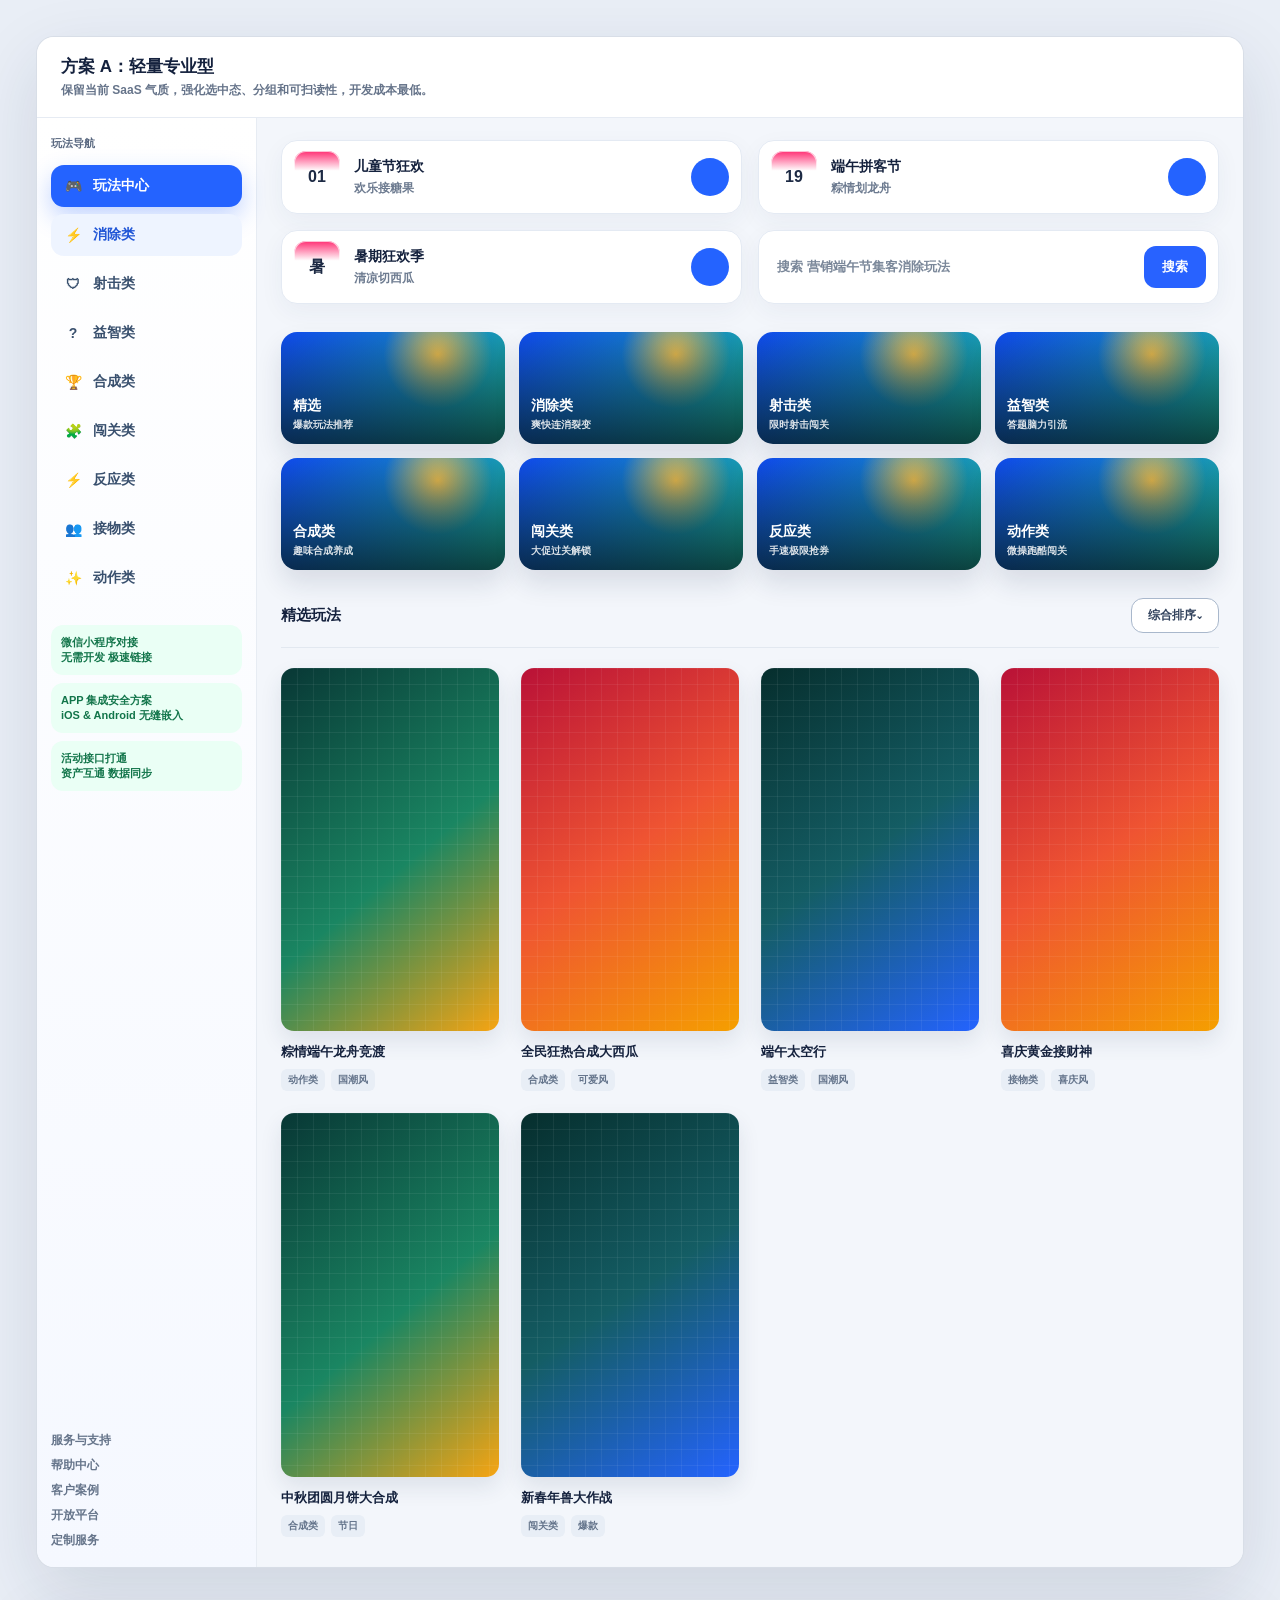
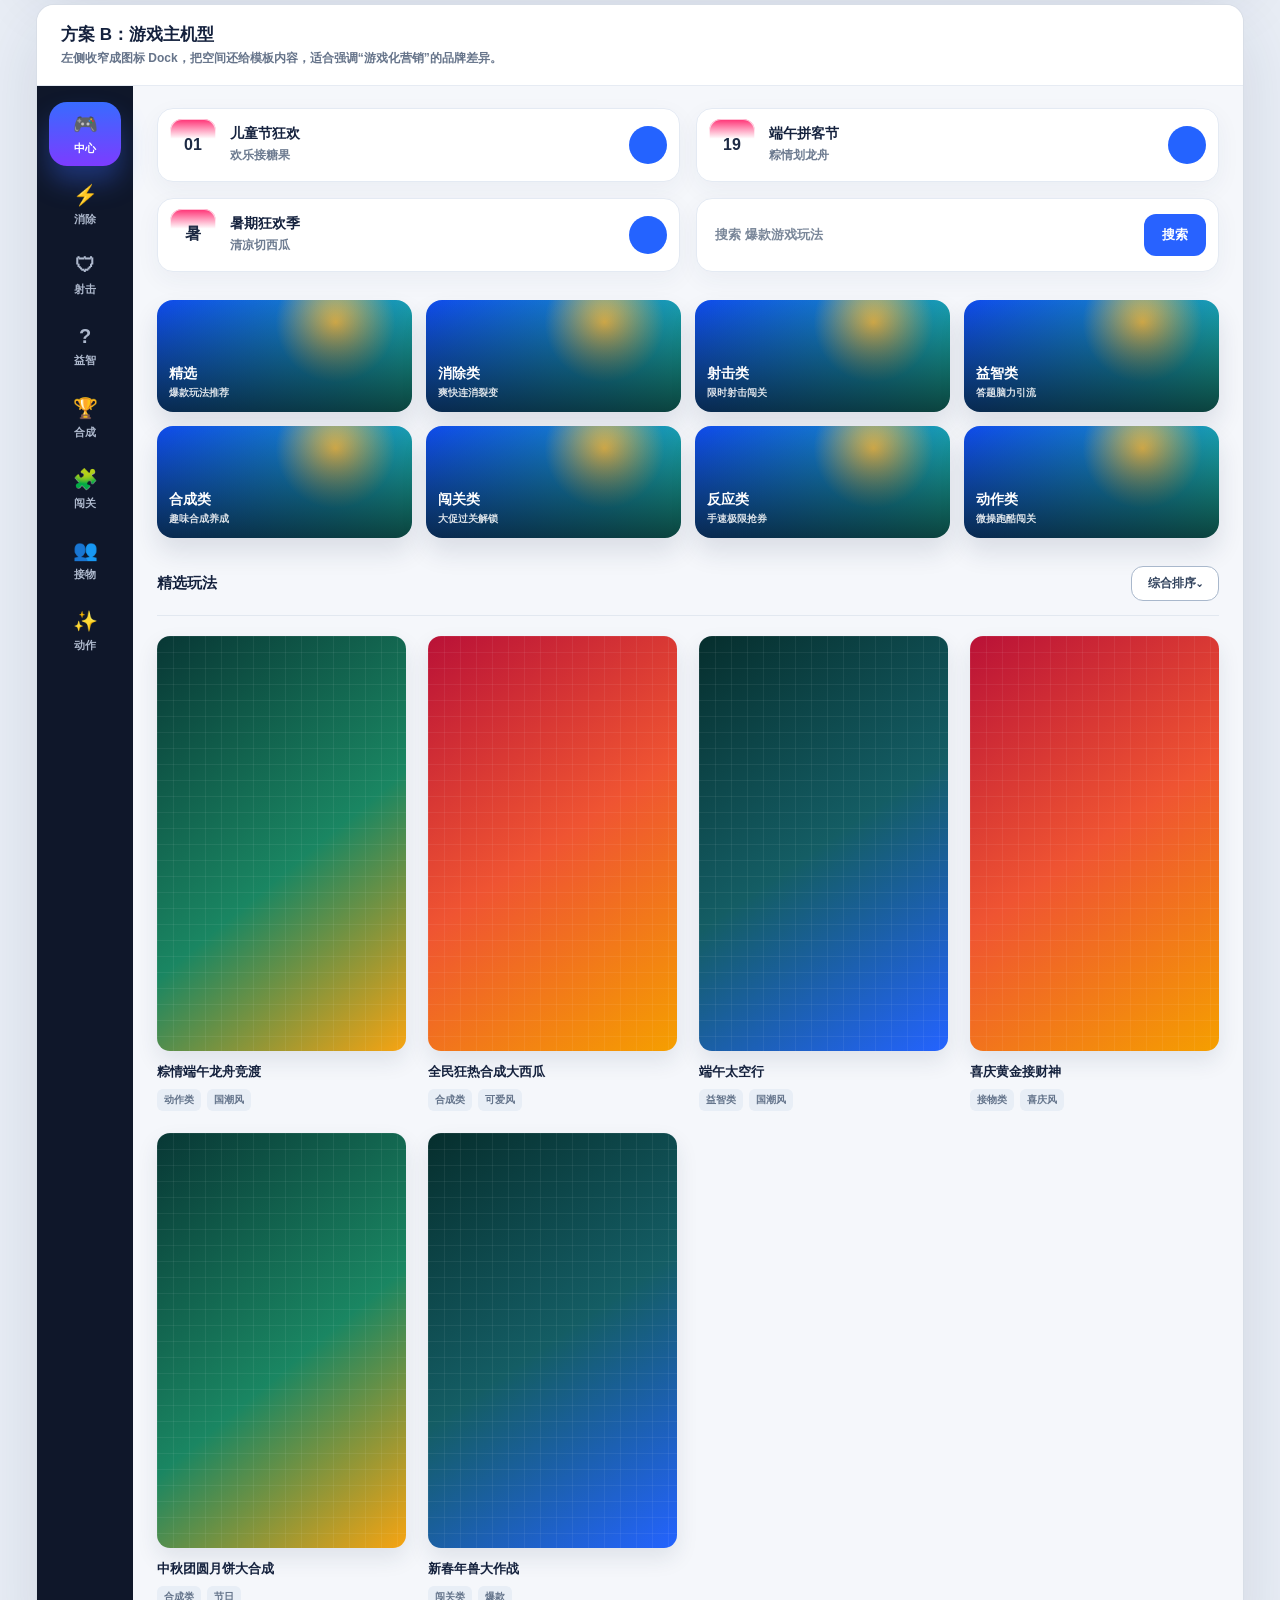
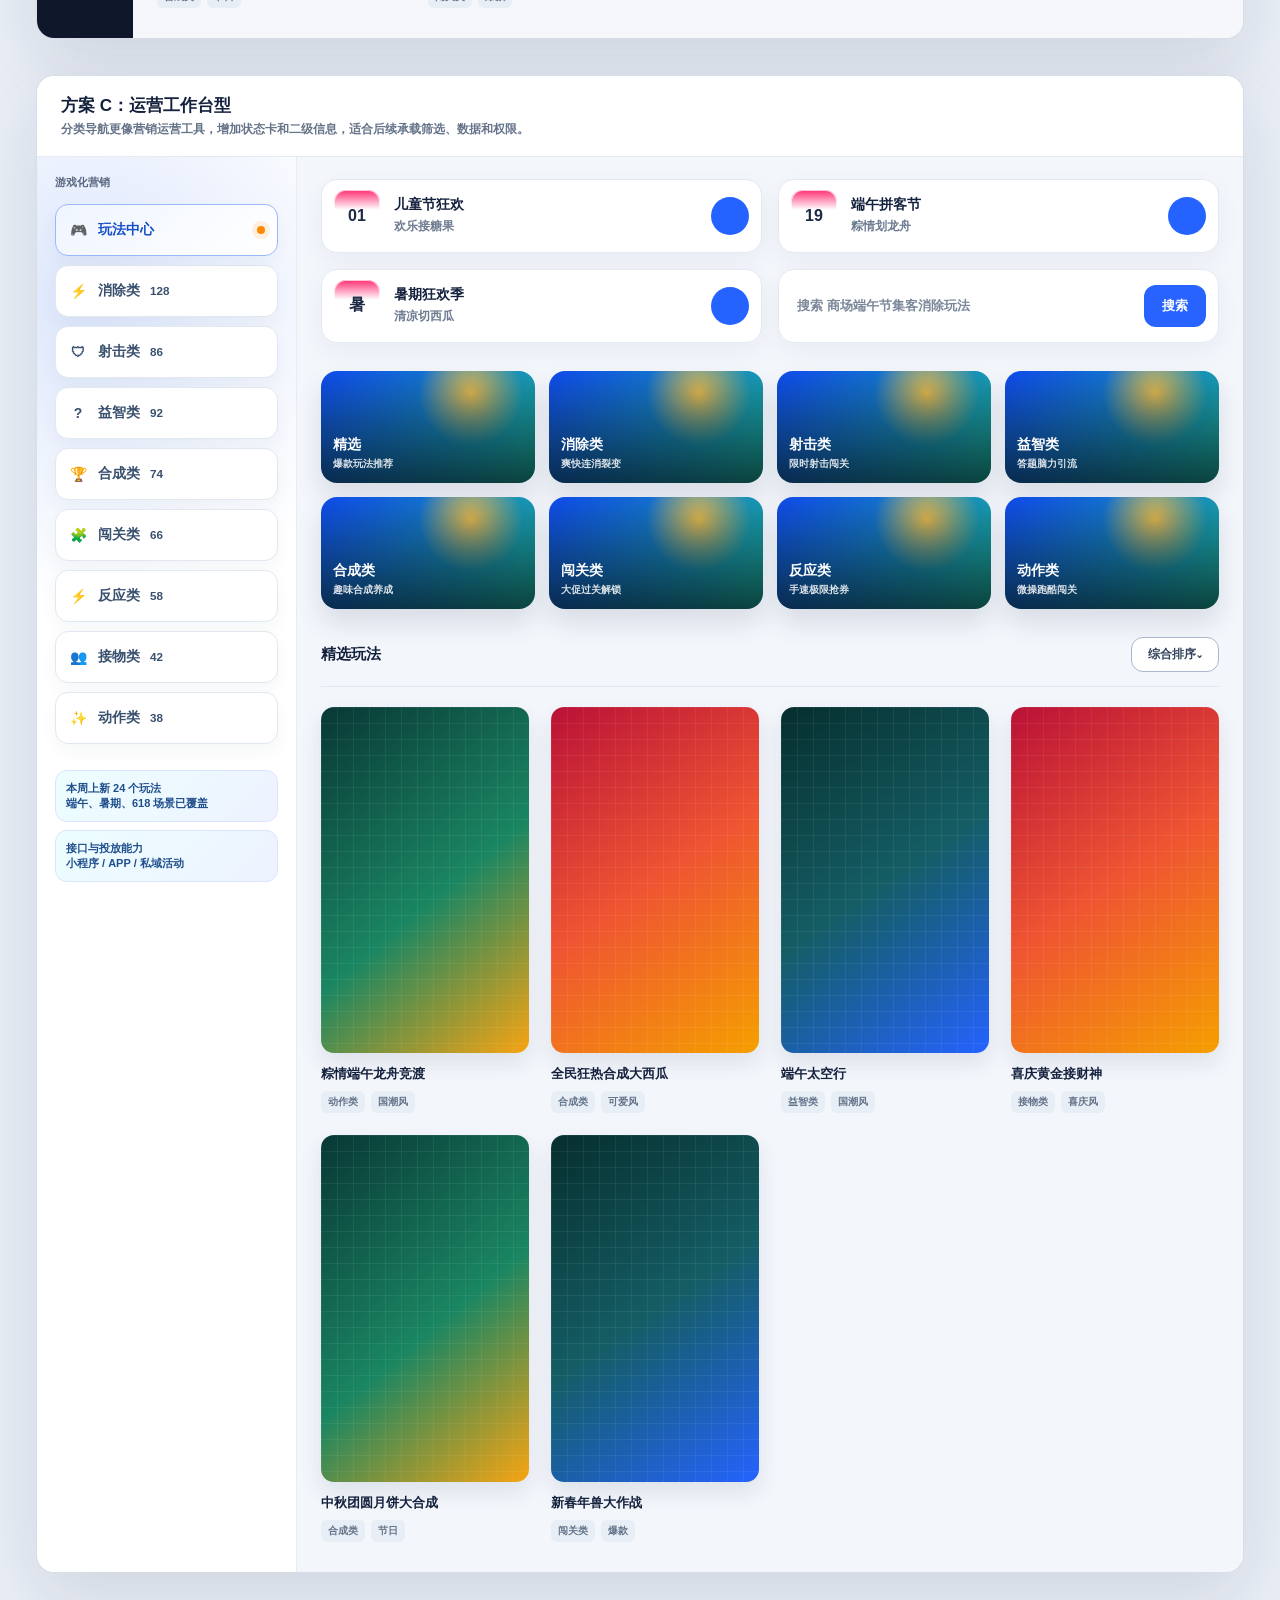
<file: design-proposals/gamified-sidebar-concepts.html>
<!doctype html>
<html lang="zh-CN">
  <head>
    <meta charset="UTF-8" />
    <meta name="viewport" content="width=device-width, initial-scale=1.0" />
    <title>Gamified Marketing Sidebar Concepts</title>
    <style>
      * {
        box-sizing: border-box;
      }

      body {
        margin: 0;
        background: #e9eef6;
        color: #14213d;
        font-family: Inter, "PingFang SC", "Microsoft YaHei", Arial, sans-serif;
      }

      .page {
        display: grid;
        gap: 36px;
        padding: 36px;
      }

      .concept {
        overflow: hidden;
        border: 1px solid rgba(123, 139, 165, 0.25);
        border-radius: 18px;
        background: #f7f9fd;
        box-shadow: 0 24px 70px rgba(28, 45, 78, 0.12);
      }

      .concept-header {
        display: flex;
        align-items: center;
        justify-content: space-between;
        padding: 18px 24px;
        background: #ffffff;
        border-bottom: 1px solid #e6ebf3;
      }

      .concept-title {
        display: flex;
        flex-direction: column;
        gap: 4px;
      }

      .concept-title strong {
        font-size: 17px;
        letter-spacing: 0;
      }

      .concept-title span {
        color: #66748a;
        font-size: 12px;
        font-weight: 700;
      }

      .screen {
        display: grid;
        grid-template-columns: 220px 1fr;
        min-height: 760px;
      }

      .main {
        padding: 22px 24px 30px;
        background: #f3f6fb;
      }

      .top-row {
        display: grid;
        grid-template-columns: repeat(3, minmax(0, 1fr)) 320px;
        gap: 16px;
        margin-bottom: 28px;
      }

      .event-card,
      .search {
        height: 74px;
        border-radius: 16px;
        background: #ffffff;
        border: 1px solid #e4eaf3;
        box-shadow: 0 8px 24px rgba(39, 58, 92, 0.05);
      }

      .event-card {
        display: flex;
        align-items: center;
        gap: 14px;
        padding: 12px;
      }

      .calendar {
        width: 46px;
        height: 52px;
        border-radius: 12px;
        display: grid;
        place-items: center;
        background: linear-gradient(180deg, #ff2f73, #ffffff 38%);
        color: #1d2a44;
        font-weight: 900;
        box-shadow: inset 0 0 0 1px rgba(255, 255, 255, 0.7);
      }

      .event-copy {
        min-width: 0;
      }

      .event-copy b {
        display: block;
        font-size: 14px;
      }

      .event-copy span {
        display: block;
        margin-top: 4px;
        color: #6d7b90;
        font-size: 12px;
        font-weight: 700;
      }

      .play {
        margin-left: auto;
        width: 38px;
        height: 38px;
        border-radius: 50%;
        background: #2463ff;
      }

      .search {
        display: flex;
        align-items: center;
        justify-content: space-between;
        padding: 0 12px 0 18px;
        color: #7a8799;
        font-size: 13px;
        font-weight: 800;
      }

      .search button {
        width: 62px;
        height: 42px;
        border: 0;
        border-radius: 12px;
        background: #2862ff;
        color: #fff;
        font-weight: 900;
      }

      .category-strip {
        display: grid;
        grid-template-columns: repeat(8, minmax(0, 1fr));
        gap: 14px;
        margin-bottom: 28px;
      }

      .category-card {
        height: 112px;
        border-radius: 16px;
        background:
          linear-gradient(180deg, rgba(3, 7, 18, 0.08), rgba(3, 7, 18, 0.7)),
          radial-gradient(circle at 70% 20%, #ffce55, transparent 30%),
          linear-gradient(135deg, #1050ff, #1fd1a5);
        color: #fff;
        display: flex;
        flex-direction: column;
        justify-content: flex-end;
        padding: 12px;
        box-shadow: 0 14px 26px rgba(22, 39, 73, 0.12);
      }

      .category-card b {
        font-size: 14px;
      }

      .category-card span {
        margin-top: 3px;
        font-size: 10px;
        font-weight: 800;
        opacity: 0.85;
      }

      .section-title {
        display: flex;
        align-items: center;
        justify-content: space-between;
        margin-bottom: 20px;
        padding-bottom: 14px;
        border-bottom: 1px solid #e2e8f0;
      }

      .section-title b {
        font-size: 15px;
      }

      .sort {
        padding: 8px 16px;
        border: 1px solid #a9b8cc;
        border-radius: 12px;
        background: #fff;
        color: #33445e;
        font-size: 12px;
        font-weight: 900;
      }

      .grid {
        display: grid;
        grid-template-columns: repeat(6, minmax(0, 1fr));
        gap: 22px;
      }

      .template {
        min-width: 0;
      }

      .cover {
        aspect-ratio: 3 / 5;
        border-radius: 13px;
        background:
          linear-gradient(to right, rgba(255, 255, 255, 0.06) 1px, transparent 1px),
          linear-gradient(to bottom, rgba(255, 255, 255, 0.06) 1px, transparent 1px),
          linear-gradient(140deg, #083735, #1a8662 55%, #f7a412);
        background-size: 16px 16px, 16px 16px, auto;
        box-shadow: 0 10px 22px rgba(30, 48, 82, 0.1);
      }

      .template:nth-child(2n) .cover {
        background:
          linear-gradient(to right, rgba(255, 255, 255, 0.06) 1px, transparent 1px),
          linear-gradient(to bottom, rgba(255, 255, 255, 0.06) 1px, transparent 1px),
          linear-gradient(145deg, #b91137, #ef5432, #f59f00);
        background-size: 16px 16px, 16px 16px, auto;
      }

      .template:nth-child(3n) .cover {
        background:
          linear-gradient(to right, rgba(255, 255, 255, 0.06) 1px, transparent 1px),
          linear-gradient(to bottom, rgba(255, 255, 255, 0.06) 1px, transparent 1px),
          linear-gradient(145deg, #062e2d, #145d64, #2463ff);
        background-size: 16px 16px, 16px 16px, auto;
      }

      .template b {
        display: block;
        margin-top: 12px;
        overflow: hidden;
        text-overflow: ellipsis;
        white-space: nowrap;
        font-size: 13px;
      }

      .tags {
        display: flex;
        gap: 6px;
        margin-top: 8px;
      }

      .tags span {
        padding: 4px 7px;
        border-radius: 6px;
        background: #e8eef6;
        color: #64748b;
        font-size: 10px;
        font-weight: 800;
      }

      .sidebar {
        position: relative;
        padding: 18px 14px;
        background: #ffffff;
        border-right: 1px solid #e7ecf3;
      }

      .nav-list {
        display: grid;
        gap: 7px;
      }

      .nav-item {
        display: flex;
        align-items: center;
        gap: 10px;
        height: 42px;
        padding: 0 12px;
        border-radius: 13px;
        color: #39506e;
        font-size: 14px;
        font-weight: 900;
      }

      .ico {
        width: 20px;
        text-align: center;
        color: currentColor;
      }

      .promo-stack {
        display: grid;
        gap: 8px;
        margin-top: 26px;
      }

      .mini-promo {
        padding: 10px;
        border-radius: 12px;
        background: #eafff5;
        color: #12754a;
        font-size: 11px;
        font-weight: 900;
      }

      .support {
        position: absolute;
        left: 14px;
        right: 14px;
        bottom: 18px;
        display: grid;
        gap: 8px;
        color: #66758b;
        font-size: 12px;
        font-weight: 800;
      }

      .concept-a .sidebar {
        background: linear-gradient(180deg, #ffffff, #f5f8ff);
      }

      .concept-a .nav-item.active {
        background: #2463ff;
        color: #ffffff;
        box-shadow: 0 10px 24px rgba(36, 99, 255, 0.28);
      }

      .concept-a .nav-item:not(.active):hover,
      .concept-a .nav-item.soft {
        background: #eef4ff;
        color: #1f55d6;
      }

      .concept-b .screen {
        grid-template-columns: 96px 1fr;
      }

      .concept-b .sidebar {
        padding: 16px 12px;
        background: #0f172a;
        border-right: 0;
      }

      .concept-b .nav-item {
        height: 64px;
        flex-direction: column;
        justify-content: center;
        gap: 5px;
        padding: 0;
        color: #aeb9cd;
        font-size: 11px;
        border-radius: 18px;
      }

      .concept-b .ico {
        width: auto;
        font-size: 20px;
      }

      .concept-b .nav-item.active {
        color: #fff;
        background: linear-gradient(180deg, #386bff, #7c3cff);
        box-shadow: 0 16px 26px rgba(56, 107, 255, 0.35);
      }

      .concept-b .promo-stack,
      .concept-b .support {
        display: none;
      }

      .concept-b .main {
        background: #f5f7fb;
      }

      .concept-c .screen {
        grid-template-columns: 260px 1fr;
      }

      .concept-c .sidebar {
        padding: 18px;
        background:
          radial-gradient(circle at 20% 10%, rgba(37, 99, 235, 0.16), transparent 24%),
          #ffffff;
      }

      .concept-c .nav-list {
        gap: 9px;
      }

      .concept-c .nav-item {
        height: 52px;
        border: 1px solid #e2e8f0;
        background: #fff;
        box-shadow: 0 8px 18px rgba(29, 45, 78, 0.04);
      }

      .concept-c .nav-item.active {
        position: relative;
        border-color: #9bb8ff;
        background: linear-gradient(135deg, #eff5ff, #ffffff);
        color: #164fc7;
      }

      .concept-c .nav-item.active::after {
        content: "";
        position: absolute;
        right: 12px;
        width: 8px;
        height: 8px;
        border-radius: 50%;
        background: #ff8a00;
        box-shadow: 0 0 0 5px rgba(255, 138, 0, 0.12);
      }

      .concept-c .mini-promo {
        background: linear-gradient(135deg, #ecfeff, #eef2ff);
        color: #1e4e8c;
        border: 1px solid #d9e5ff;
      }

      .subhead {
        display: flex;
        align-items: center;
        justify-content: space-between;
        margin-bottom: 14px;
        color: #58677f;
        font-size: 11px;
        font-weight: 900;
        text-transform: uppercase;
      }

      @media (max-width: 1280px) {
        .top-row {
          grid-template-columns: repeat(2, minmax(0, 1fr));
        }

        .category-strip,
        .grid {
          grid-template-columns: repeat(4, minmax(0, 1fr));
        }
      }
    </style>
  </head>
  <body>
    <main class="page">
      <section class="concept concept-a">
        <div class="concept-header">
          <div class="concept-title">
            <strong>方案 A：轻量专业型</strong>
            <span>保留当前 SaaS 气质，强化选中态、分组和可扫读性，开发成本最低。</span>
          </div>
        </div>
        <div class="screen">
          <aside class="sidebar">
            <div class="subhead">玩法导航</div>
            <nav class="nav-list">
              <div class="nav-item active"><span class="ico">🎮</span>玩法中心</div>
              <div class="nav-item soft"><span class="ico">⚡</span>消除类</div>
              <div class="nav-item"><span class="ico">🛡</span>射击类</div>
              <div class="nav-item"><span class="ico">?</span>益智类</div>
              <div class="nav-item"><span class="ico">🏆</span>合成类</div>
              <div class="nav-item"><span class="ico">🧩</span>闯关类</div>
              <div class="nav-item"><span class="ico">⚡</span>反应类</div>
              <div class="nav-item"><span class="ico">👥</span>接物类</div>
              <div class="nav-item"><span class="ico">✨</span>动作类</div>
            </nav>
            <div class="promo-stack">
              <div class="mini-promo">微信小程序对接<br />无需开发 极速链接</div>
              <div class="mini-promo">APP 集成安全方案<br />iOS & Android 无缝嵌入</div>
              <div class="mini-promo">活动接口打通<br />资产互通 数据同步</div>
            </div>
            <div class="support">
              <span>服务与支持</span>
              <b>帮助中心</b>
              <b>客户案例</b>
              <b>开放平台</b>
              <b>定制服务</b>
            </div>
          </aside>
          <section class="main">
            <div class="top-row">
              <div class="event-card"><div class="calendar">01</div><div class="event-copy"><b>儿童节狂欢</b><span>欢乐接糖果</span></div><div class="play"></div></div>
              <div class="event-card"><div class="calendar">19</div><div class="event-copy"><b>端午拼客节</b><span>粽情划龙舟</span></div><div class="play"></div></div>
              <div class="event-card"><div class="calendar">暑</div><div class="event-copy"><b>暑期狂欢季</b><span>清凉切西瓜</span></div><div class="play"></div></div>
              <div class="search">搜索 营销端午节集客消除玩法 <button>搜索</button></div>
            </div>
            <div class="category-strip">
              <div class="category-card"><b>精选</b><span>爆款玩法推荐</span></div>
              <div class="category-card"><b>消除类</b><span>爽快连消裂变</span></div>
              <div class="category-card"><b>射击类</b><span>限时射击闯关</span></div>
              <div class="category-card"><b>益智类</b><span>答题脑力引流</span></div>
              <div class="category-card"><b>合成类</b><span>趣味合成养成</span></div>
              <div class="category-card"><b>闯关类</b><span>大促过关解锁</span></div>
              <div class="category-card"><b>反应类</b><span>手速极限抢券</span></div>
              <div class="category-card"><b>动作类</b><span>微操跑酷闯关</span></div>
            </div>
            <div class="section-title"><b>精选玩法</b><div class="sort">综合排序⌄</div></div>
            <div class="grid">
              <div class="template"><div class="cover"></div><b>粽情端午龙舟竞渡</b><div class="tags"><span>动作类</span><span>国潮风</span></div></div>
              <div class="template"><div class="cover"></div><b>全民狂热合成大西瓜</b><div class="tags"><span>合成类</span><span>可爱风</span></div></div>
              <div class="template"><div class="cover"></div><b>端午太空行</b><div class="tags"><span>益智类</span><span>国潮风</span></div></div>
              <div class="template"><div class="cover"></div><b>喜庆黄金接财神</b><div class="tags"><span>接物类</span><span>喜庆风</span></div></div>
              <div class="template"><div class="cover"></div><b>中秋团圆月饼大合成</b><div class="tags"><span>合成类</span><span>节日</span></div></div>
              <div class="template"><div class="cover"></div><b>新春年兽大作战</b><div class="tags"><span>闯关类</span><span>爆款</span></div></div>
            </div>
          </section>
        </div>
      </section>

      <section class="concept concept-b">
        <div class="concept-header">
          <div class="concept-title">
            <strong>方案 B：游戏主机型</strong>
            <span>左侧收窄成图标 Dock，把空间还给模板内容，适合强调“游戏化营销”的品牌差异。</span>
          </div>
        </div>
        <div class="screen">
          <aside class="sidebar">
            <nav class="nav-list">
              <div class="nav-item active"><span class="ico">🎮</span>中心</div>
              <div class="nav-item"><span class="ico">⚡</span>消除</div>
              <div class="nav-item"><span class="ico">🛡</span>射击</div>
              <div class="nav-item"><span class="ico">?</span>益智</div>
              <div class="nav-item"><span class="ico">🏆</span>合成</div>
              <div class="nav-item"><span class="ico">🧩</span>闯关</div>
              <div class="nav-item"><span class="ico">👥</span>接物</div>
              <div class="nav-item"><span class="ico">✨</span>动作</div>
            </nav>
          </aside>
          <section class="main">
            <div class="top-row">
              <div class="event-card"><div class="calendar">01</div><div class="event-copy"><b>儿童节狂欢</b><span>欢乐接糖果</span></div><div class="play"></div></div>
              <div class="event-card"><div class="calendar">19</div><div class="event-copy"><b>端午拼客节</b><span>粽情划龙舟</span></div><div class="play"></div></div>
              <div class="event-card"><div class="calendar">暑</div><div class="event-copy"><b>暑期狂欢季</b><span>清凉切西瓜</span></div><div class="play"></div></div>
              <div class="search">搜索 爆款游戏玩法 <button>搜索</button></div>
            </div>
            <div class="category-strip">
              <div class="category-card"><b>精选</b><span>爆款玩法推荐</span></div>
              <div class="category-card"><b>消除类</b><span>爽快连消裂变</span></div>
              <div class="category-card"><b>射击类</b><span>限时射击闯关</span></div>
              <div class="category-card"><b>益智类</b><span>答题脑力引流</span></div>
              <div class="category-card"><b>合成类</b><span>趣味合成养成</span></div>
              <div class="category-card"><b>闯关类</b><span>大促过关解锁</span></div>
              <div class="category-card"><b>反应类</b><span>手速极限抢券</span></div>
              <div class="category-card"><b>动作类</b><span>微操跑酷闯关</span></div>
            </div>
            <div class="section-title"><b>精选玩法</b><div class="sort">综合排序⌄</div></div>
            <div class="grid">
              <div class="template"><div class="cover"></div><b>粽情端午龙舟竞渡</b><div class="tags"><span>动作类</span><span>国潮风</span></div></div>
              <div class="template"><div class="cover"></div><b>全民狂热合成大西瓜</b><div class="tags"><span>合成类</span><span>可爱风</span></div></div>
              <div class="template"><div class="cover"></div><b>端午太空行</b><div class="tags"><span>益智类</span><span>国潮风</span></div></div>
              <div class="template"><div class="cover"></div><b>喜庆黄金接财神</b><div class="tags"><span>接物类</span><span>喜庆风</span></div></div>
              <div class="template"><div class="cover"></div><b>中秋团圆月饼大合成</b><div class="tags"><span>合成类</span><span>节日</span></div></div>
              <div class="template"><div class="cover"></div><b>新春年兽大作战</b><div class="tags"><span>闯关类</span><span>爆款</span></div></div>
            </div>
          </section>
        </div>
      </section>

      <section class="concept concept-c">
        <div class="concept-header">
          <div class="concept-title">
            <strong>方案 C：运营工作台型</strong>
            <span>分类导航更像营销运营工具，增加状态卡和二级信息，适合后续承载筛选、数据和权限。</span>
          </div>
        </div>
        <div class="screen">
          <aside class="sidebar">
            <div class="subhead">游戏化营销</div>
            <nav class="nav-list">
              <div class="nav-item active"><span class="ico">🎮</span>玩法中心</div>
              <div class="nav-item"><span class="ico">⚡</span>消除类 <small>128</small></div>
              <div class="nav-item"><span class="ico">🛡</span>射击类 <small>86</small></div>
              <div class="nav-item"><span class="ico">?</span>益智类 <small>92</small></div>
              <div class="nav-item"><span class="ico">🏆</span>合成类 <small>74</small></div>
              <div class="nav-item"><span class="ico">🧩</span>闯关类 <small>66</small></div>
              <div class="nav-item"><span class="ico">⚡</span>反应类 <small>58</small></div>
              <div class="nav-item"><span class="ico">👥</span>接物类 <small>42</small></div>
              <div class="nav-item"><span class="ico">✨</span>动作类 <small>38</small></div>
            </nav>
            <div class="promo-stack">
              <div class="mini-promo">本周上新 24 个玩法<br />端午、暑期、618 场景已覆盖</div>
              <div class="mini-promo">接口与投放能力<br />小程序 / APP / 私域活动</div>
            </div>
          </aside>
          <section class="main">
            <div class="top-row">
              <div class="event-card"><div class="calendar">01</div><div class="event-copy"><b>儿童节狂欢</b><span>欢乐接糖果</span></div><div class="play"></div></div>
              <div class="event-card"><div class="calendar">19</div><div class="event-copy"><b>端午拼客节</b><span>粽情划龙舟</span></div><div class="play"></div></div>
              <div class="event-card"><div class="calendar">暑</div><div class="event-copy"><b>暑期狂欢季</b><span>清凉切西瓜</span></div><div class="play"></div></div>
              <div class="search">搜索 商场端午节集客消除玩法 <button>搜索</button></div>
            </div>
            <div class="category-strip">
              <div class="category-card"><b>精选</b><span>爆款玩法推荐</span></div>
              <div class="category-card"><b>消除类</b><span>爽快连消裂变</span></div>
              <div class="category-card"><b>射击类</b><span>限时射击闯关</span></div>
              <div class="category-card"><b>益智类</b><span>答题脑力引流</span></div>
              <div class="category-card"><b>合成类</b><span>趣味合成养成</span></div>
              <div class="category-card"><b>闯关类</b><span>大促过关解锁</span></div>
              <div class="category-card"><b>反应类</b><span>手速极限抢券</span></div>
              <div class="category-card"><b>动作类</b><span>微操跑酷闯关</span></div>
            </div>
            <div class="section-title"><b>精选玩法</b><div class="sort">综合排序⌄</div></div>
            <div class="grid">
              <div class="template"><div class="cover"></div><b>粽情端午龙舟竞渡</b><div class="tags"><span>动作类</span><span>国潮风</span></div></div>
              <div class="template"><div class="cover"></div><b>全民狂热合成大西瓜</b><div class="tags"><span>合成类</span><span>可爱风</span></div></div>
              <div class="template"><div class="cover"></div><b>端午太空行</b><div class="tags"><span>益智类</span><span>国潮风</span></div></div>
              <div class="template"><div class="cover"></div><b>喜庆黄金接财神</b><div class="tags"><span>接物类</span><span>喜庆风</span></div></div>
              <div class="template"><div class="cover"></div><b>中秋团圆月饼大合成</b><div class="tags"><span>合成类</span><span>节日</span></div></div>
              <div class="template"><div class="cover"></div><b>新春年兽大作战</b><div class="tags"><span>闯关类</span><span>爆款</span></div></div>
            </div>
          </section>
        </div>
      </section>
    </main>
  </body>
</html>
</file>
